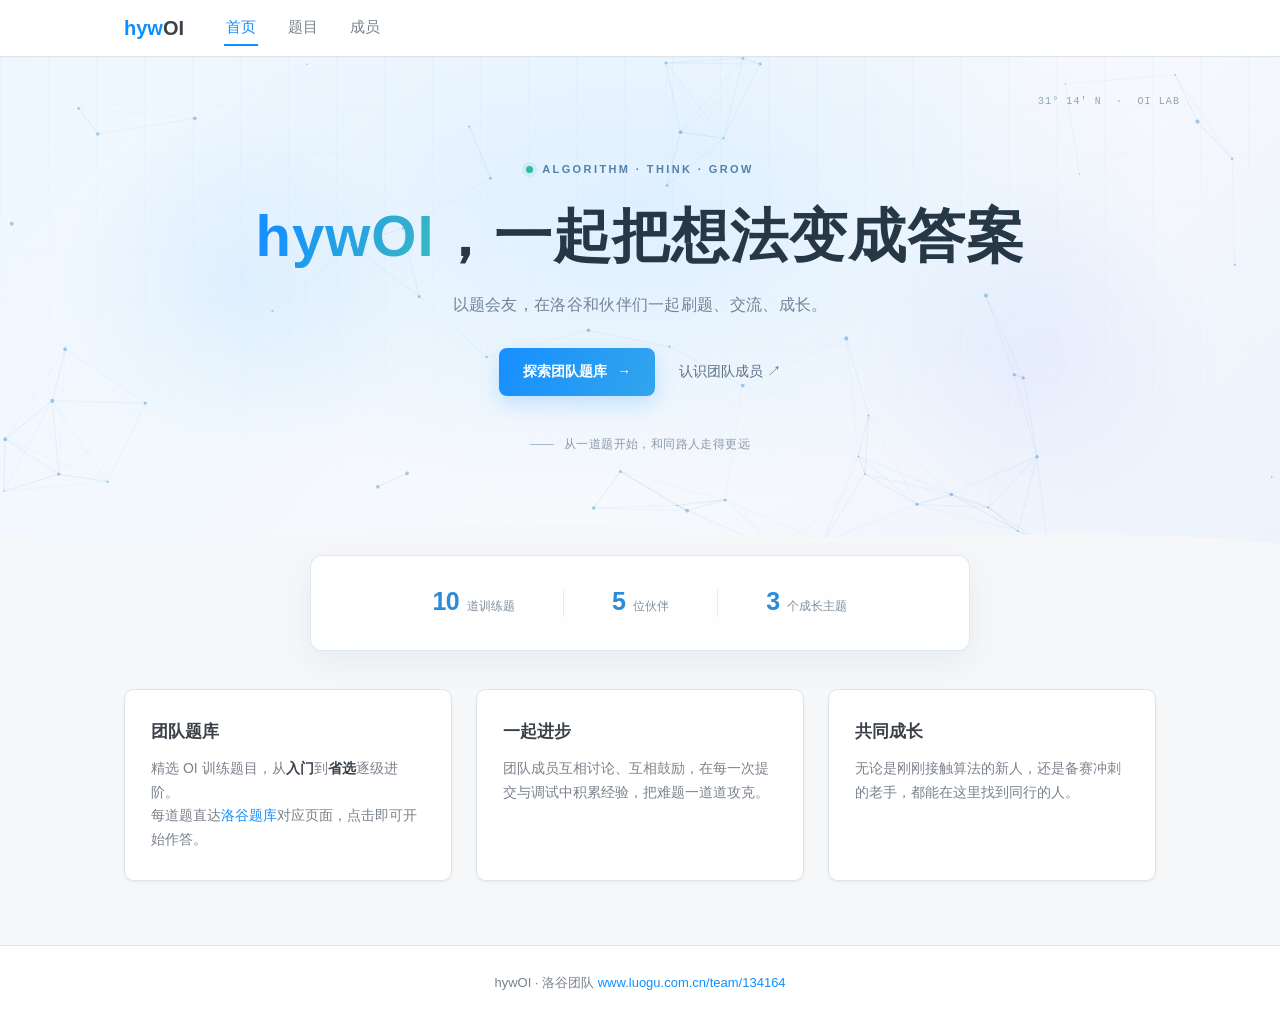
<file: index.html>
<!DOCTYPE html>
<html lang="zh-CN">
<head>
<meta charset="UTF-8">
<meta name="viewport" content="width=device-width, initial-scale=1.0">
<title>hywOI - 洛谷团队</title>
<link rel="stylesheet" href="style.css">
</head>
<body>

<nav>
  <div class="nav-inner">
    <a class="logo" href="index.html">hyw<span>OI</span></a>
    <div class="nav-links">
      <a href="index.html" class="active">首页</a>
      <a href="problems/index.html">题目</a>
      <a href="members/index.html">成员</a>
    </div>
  </div>
</nav>

<main>
  <section class="hero" aria-labelledby="hero-title">
    <canvas class="hero-canvas" aria-hidden="true"></canvas>
    <div class="hero-glow hero-glow-one" aria-hidden="true"></div>
    <div class="hero-glow hero-glow-two" aria-hidden="true"></div>
    <div class="hero-inner">
      <span class="hero-kicker"><span class="kicker-dot"></span> ALGORITHM · THINK · GROW</span>
      <h1 id="hero-title"><b>hywOI</b><span>，一起把想法变成答案</span></h1>
      <p>以题会友，在洛谷和伙伴们一起刷题、交流、成长。</p>
      <div class="hero-actions">
        <a class="go-btn" href="problems/index.html">探索团队题库 <span aria-hidden="true">→</span></a>
        <a class="hero-link" href="members/index.html">认识团队成员 <span aria-hidden="true">↗</span></a>
      </div>
      <div class="hero-note"><span class="note-line"></span> 从一道题开始，和同路人走得更远</div>
    </div>
    <div class="hero-coordinate" aria-hidden="true">31° 14′ N &nbsp;·&nbsp; OI LAB</div>
    <svg class="wave" viewBox="0 0 1440 80" preserveAspectRatio="none" aria-hidden="true">
      <path d="M0,40 C240,80 480,0 720,30 C960,60 1200,20 1440,50 L1440,80 L0,80 Z" fill="#f6f7f9"></path>
    </svg>
  </section>

  <section class="home-stats" aria-label="团队概览">
    <div class="stat-item"><strong id="stat-problems">0</strong><span>道训练题</span></div>
    <span class="stat-divider" aria-hidden="true"></span>
    <div class="stat-item"><strong id="stat-members">0</strong><span>位伙伴</span></div>
    <span class="stat-divider" aria-hidden="true"></span>
    <div class="stat-item"><strong id="stat-topics">0</strong><span>个成长主题</span></div>
  </section>

  <div class="intro" id="intro-cards"></div>
</main>

<footer>
  hywOI · 洛谷团队 <a href="https://www.luogu.com.cn/team/134164" target="_blank" rel="noopener">www.luogu.com.cn/team/134164</a>
</footer>

<script src="data.js"></script>
<script src="main.js"></script>
</body>
</html>
</file>
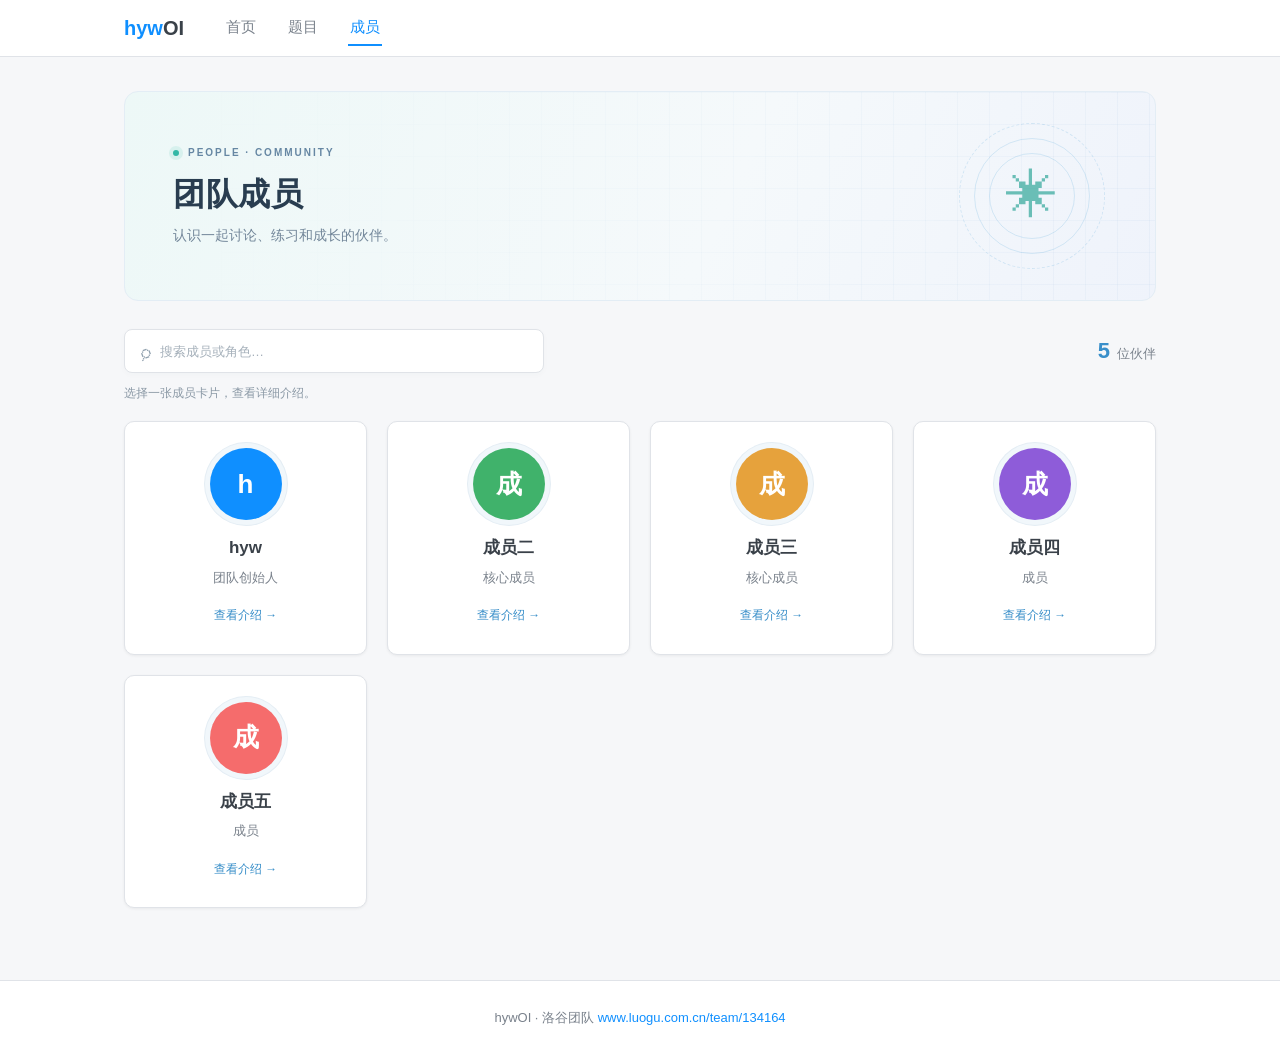
<file: members/index.html>
<!DOCTYPE html>
<html lang="zh-CN">
<head>
<meta charset="UTF-8">
<meta name="viewport" content="width=device-width, initial-scale=1.0">
<title>成员 - hywOI</title>
<link rel="stylesheet" href="../style.css">
</head>
<body>

<nav>
  <div class="nav-inner">
    <a class="logo" href="../index.html">hyw<span>OI</span></a>
    <div class="nav-links">
      <a href="../index.html">首页</a>
      <a href="../problems/index.html">题目</a>
      <a href="../members/index.html" class="active">成员</a>
    </div>
  </div>
</nav>

<!-- ═══════════ 成员 ═══════════ -->
<main class="section collection-section">
  <header class="page-banner member-banner">
    <div class="page-banner-copy">
      <span class="page-eyebrow"><span class="kicker-dot"></span> PEOPLE · COMMUNITY</span>
      <h1>团队成员</h1>
      <p>认识一起讨论、练习和成长的伙伴。</p>
    </div>
    <div class="page-emblem member-emblem" aria-hidden="true"><span>✳</span><i></i><i></i><i></i></div>
  </header>
  <div class="collection-toolbar">
    <label class="search-box">
      <span aria-hidden="true">⌕</span>
      <input id="member-search" type="search" aria-label="搜索成员或角色" placeholder="搜索成员或角色…" autocomplete="off">
    </label>
    <div class="collection-count"><strong id="member-count">0</strong><span>位伙伴</span></div>
  </div>
  <p class="collection-hint">选择一张成员卡片，查看详细介绍。</p>
  <div class="member-grid" id="member-grid" aria-live="polite"></div>
</main>

<!-- 成员详情弹窗 -->
<div class="modal-mask" id="modal-mask" aria-hidden="true" onclick="if(event.target===this)closeModal()">
  <div class="modal" role="dialog" aria-modal="true" aria-labelledby="m-name" aria-describedby="m-desc">
    <button class="close" type="button" aria-label="关闭成员详情" onclick="closeModal()">&times;</button>
    <div class="avatar" id="m-avatar"></div>
    <h3 id="m-name"></h3>
    <div class="m-role" id="m-role"></div>
    <div class="m-desc" id="m-desc"></div>
    <a class="m-link" id="m-link" target="_blank" rel="noopener">查看洛谷主页 →</a>
    <div style="text-align:center;color:#c9ced6;font-size:12px;margin-top:18px;" id="m-uid"></div>
  </div>
</div>

<footer>
  hywOI · 洛谷团队 <a href="https://www.luogu.com.cn/team/134164" target="_blank" rel="noopener">www.luogu.com.cn/team/134164</a>
</footer>

<script src="../data.js"></script>
<script src="../main.js"></script>
</body>
</html>
</file>
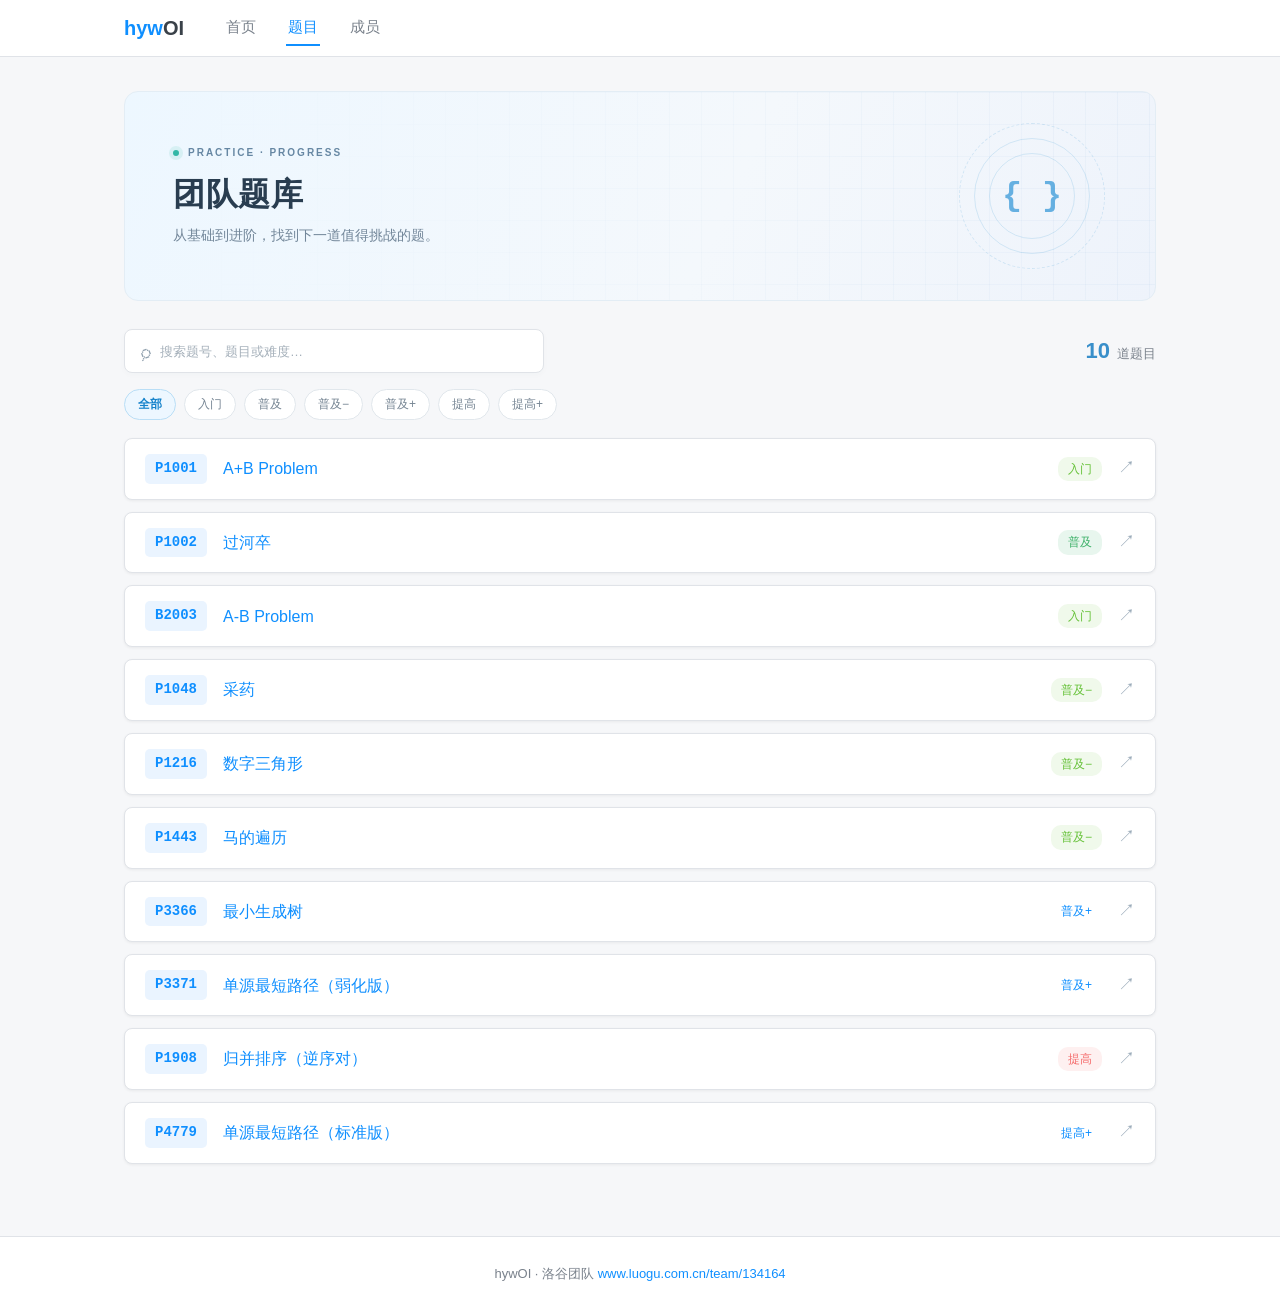
<file: problems/index.html>
<!DOCTYPE html>
<html lang="zh-CN">
<head>
<meta charset="UTF-8">
<meta name="viewport" content="width=device-width, initial-scale=1.0">
<title>题目 - hywOI</title>
<link rel="stylesheet" href="../style.css">
</head>
<body>

<nav>
  <div class="nav-inner">
    <a class="logo" href="../index.html">hyw<span>OI</span></a>
    <div class="nav-links">
      <a href="../index.html">首页</a>
      <a href="../problems/index.html" class="active">题目</a>
      <a href="../members/index.html">成员</a>
    </div>
  </div>
</nav>

<!-- ═══════════ 题目 ═══════════ -->
<main class="section collection-section">
  <header class="page-banner">
    <div class="page-banner-copy">
      <span class="page-eyebrow"><span class="kicker-dot"></span> PRACTICE · PROGRESS</span>
      <h1>团队题库</h1>
      <p>从基础到进阶，找到下一道值得挑战的题。</p>
    </div>
    <div class="page-emblem problem-emblem" aria-hidden="true"><span>{ }</span><i></i><i></i><i></i></div>
  </header>
  <div class="collection-toolbar">
    <label class="search-box">
      <span aria-hidden="true">⌕</span>
      <input id="problem-search" type="search" aria-label="搜索题号、题目或难度" placeholder="搜索题号、题目或难度…" autocomplete="off">
    </label>
    <div class="collection-count"><strong id="problem-count">0</strong><span>道题目</span></div>
  </div>
  <div class="difficulty-filters" id="difficulty-filters" role="group" aria-label="按难度筛选"></div>
  <div class="problem-list" id="problem-list" aria-live="polite"></div>
</main>

<footer>
  hywOI · 洛谷团队 <a href="https://www.luogu.com.cn/team/134164" target="_blank" rel="noopener">www.luogu.com.cn/team/134164</a>
</footer>

<script src="../data.js"></script>
<script src="../main.js"></script>
</body>
</html>
</file>
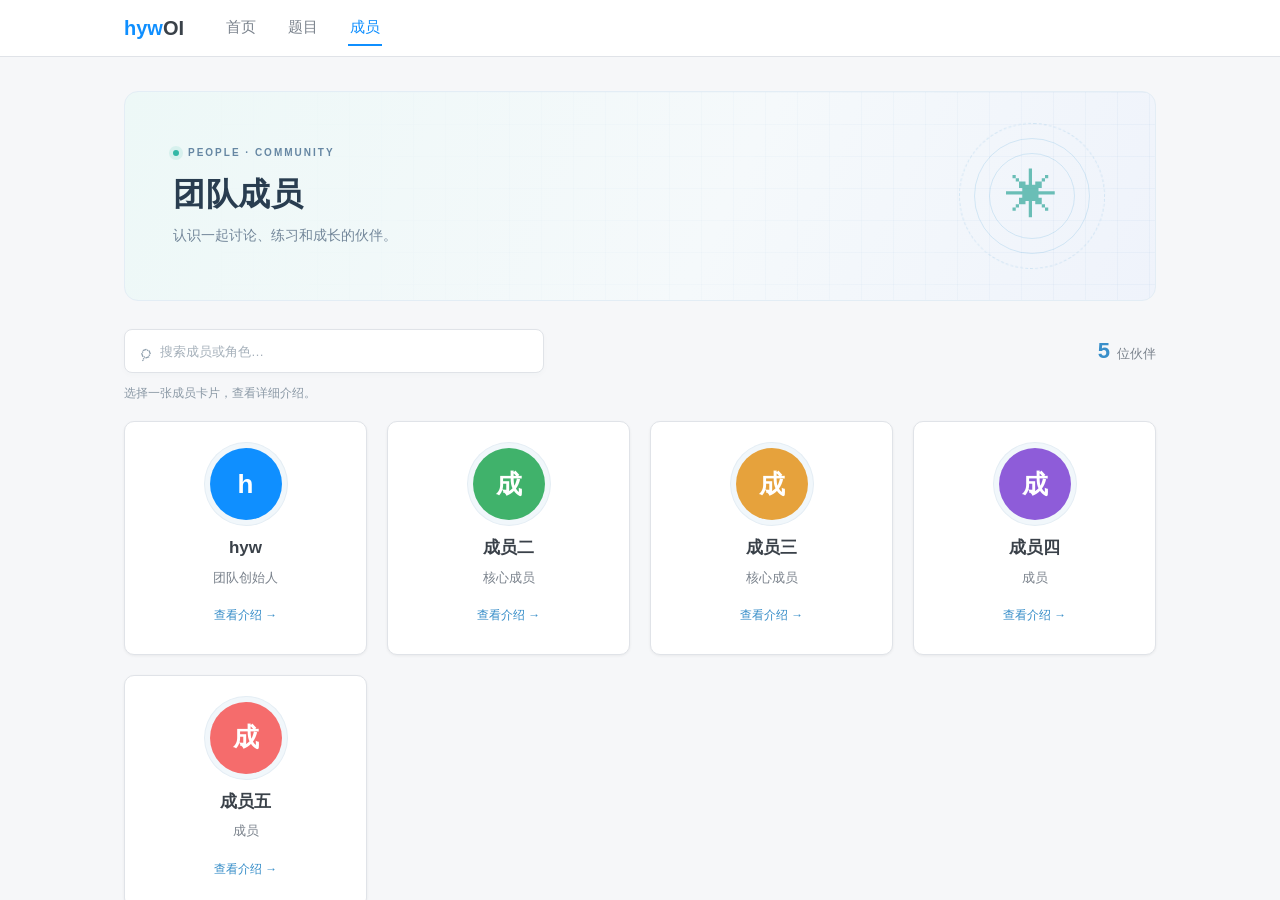
<file: members/members.html>
<!DOCTYPE html>
<html lang="zh-CN">
<head>
<meta charset="UTF-8">
<meta name="viewport" content="width=device-width, initial-scale=1.0">
<meta http-equiv="refresh" content="0; url=../members/index.html">
<title>成员 - hywOI</title>
</head>
<body>
<p>正在打开团队成员页面。如果页面没有自动跳转，请<a href="../members/index.html">点击这里</a>。</p>
</body>
</html>
</file>
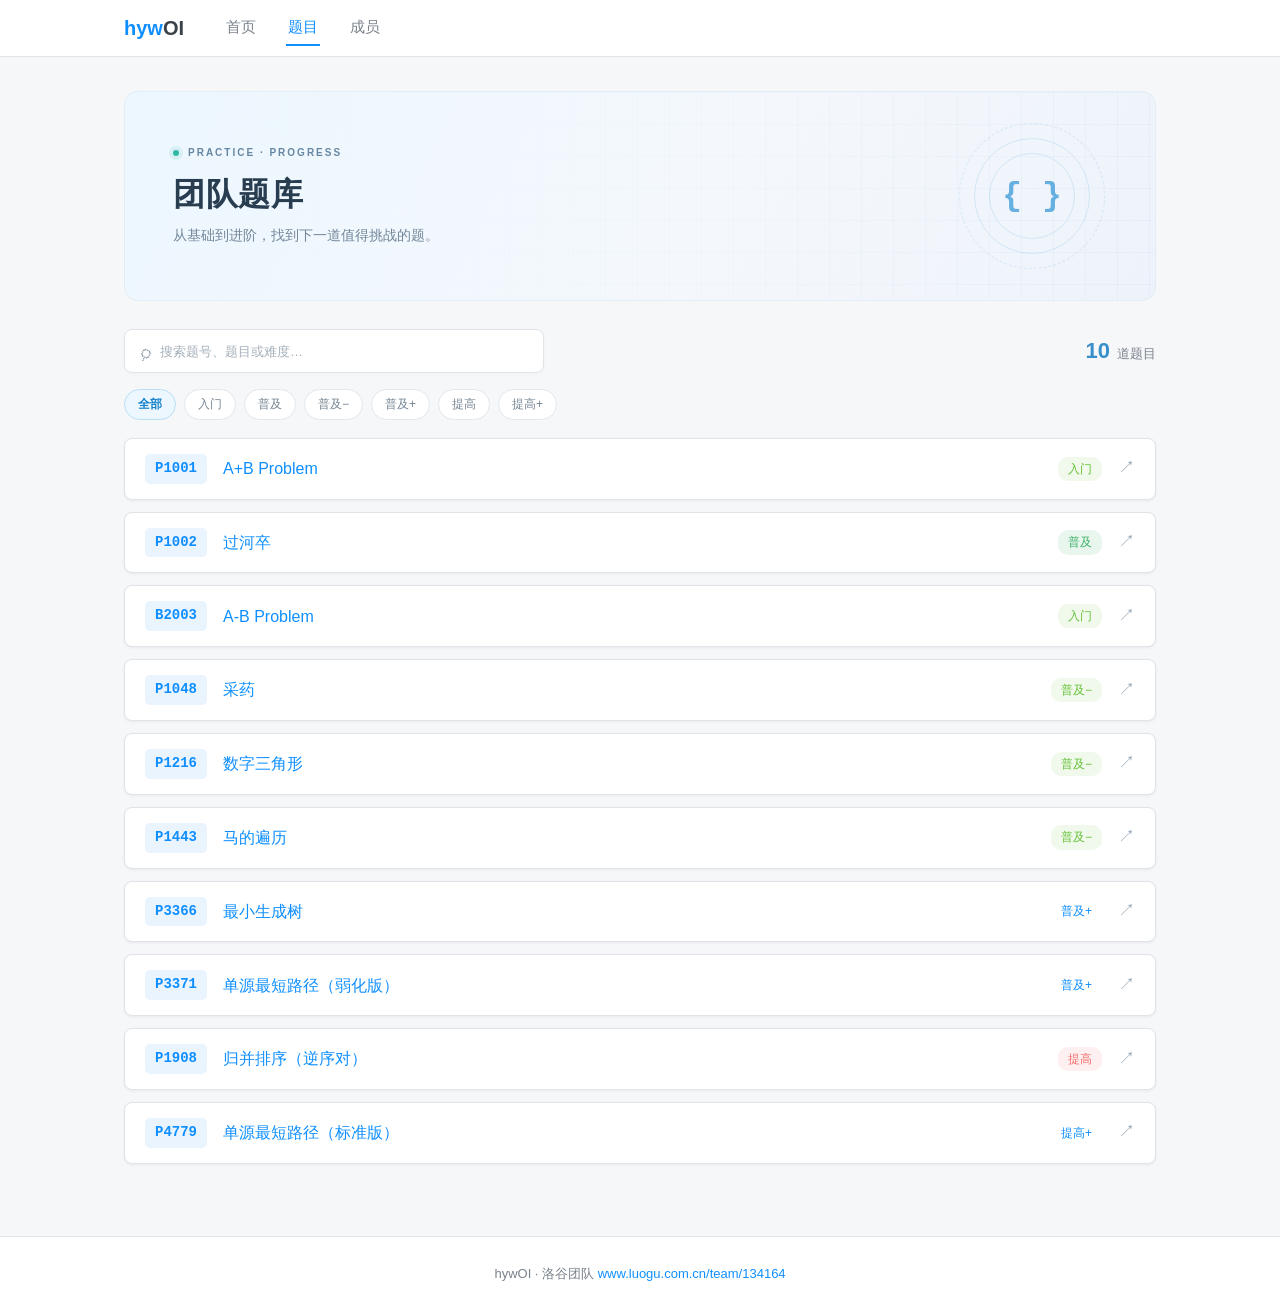
<file: problems/problems.html>
<!DOCTYPE html>
<html lang="zh-CN">
<head>
<meta charset="UTF-8">
<meta name="viewport" content="width=device-width, initial-scale=1.0">
<meta http-equiv="refresh" content="0; url=../problems/index.html">
<title>题目 - hywOI</title>
</head>
<body>
<p>正在打开团队题库。如果页面没有自动跳转，请<a href="../problems/index.html">点击这里</a>。</p>
</body>
</html>
</file>
<file: style.css>
:root{
  --bg:#f6f7f9;
  --card:#ffffff;
  --border:#e0e3e8;
  --text:#3a4149;
  --text-light:#7a828c;
  --blue:#0f8fff;
  --blue-dark:#0b76d1;
  --shadow:0 1px 3px rgba(0,0,0,.06);
}
*{margin:0;padding:0;box-sizing:border-box;}
body{
  font-family:-apple-system,"Segoe UI","PingFang SC","Microsoft YaHei",sans-serif;
  background:var(--bg);color:var(--text);line-height:1.7;
}
a{color:var(--blue);text-decoration:none;}
a:hover{color:var(--blue-dark);}

/* ── 导航栏 ── */
nav{
  position:sticky;top:0;z-index:100;
  background:#fff;border-bottom:1px solid var(--border);
}
.nav-inner{
  max-width:1080px;margin:0 auto;padding:0 24px;
  display:flex;align-items:center;height:56px;gap:40px;
}
.logo{font-size:20px;font-weight:700;color:var(--blue);cursor:pointer;}
.logo span{color:var(--text);}
.logo b{color:var(--text);font-weight:700;}
.nav-links{display:flex;gap:28px;flex:1;}
.nav-links a{color:var(--text-light);font-size:15px;padding:4px 2px;border-bottom:2px solid transparent;}
.nav-links a.active{color:var(--blue);border-bottom-color:var(--blue);}
.nav-links a:hover{color:var(--blue);}

/* ── 首页 ── */
.hero{
  position:relative;
  min-height:510px;
  background:
    radial-gradient(ellipse at 50% 30%,rgba(220,239,255,.92),transparent 58%),
    linear-gradient(135deg,#eef7ff 0%,#f7f9fc 58%,#edf3fc 100%);
  overflow:hidden;
  display:flex;align-items:center;justify-content:center;
}
.hero::after{
  content:"";position:absolute;inset:0;pointer-events:none;z-index:1;
  background-image:linear-gradient(rgba(55,125,190,.035) 1px,transparent 1px),linear-gradient(90deg,rgba(55,125,190,.035) 1px,transparent 1px);
  background-size:48px 48px;
  mask-image:linear-gradient(to bottom,rgba(0,0,0,.8),transparent 88%);
}
.hero-canvas{position:absolute;inset:0;width:100%;height:100%;z-index:0;}
.hero-glow{
  position:absolute;width:380px;height:380px;border-radius:50%;filter:blur(2px);
  pointer-events:none;z-index:0;opacity:.65;animation:glow-drift 12s ease-in-out infinite alternate;
}
.hero-glow-one{left:4%;top:8%;background:radial-gradient(circle,rgba(107,190,255,.19),transparent 68%);}
.hero-glow-two{right:4%;bottom:4%;background:radial-gradient(circle,rgba(119,143,255,.14),transparent 68%);animation-delay:-6s;}
.hero-inner{text-align:center;position:relative;z-index:2;padding:64px 24px 80px;max-width:900px;}
.hero-kicker{
  display:inline-flex;align-items:center;gap:9px;margin-bottom:20px;
  color:#5281ac;font-size:11px;font-weight:700;letter-spacing:2.4px;
}
.kicker-dot{width:7px;height:7px;border-radius:50%;background:#32b8a6;box-shadow:0 0 0 4px rgba(50,184,166,.12);}
.hero h1{
  font-size:clamp(34px,5.2vw,58px);font-weight:750;color:#263746;
  letter-spacing:1px;line-height:1.28;margin-bottom:18px;
}
.hero h1 b{
  color:var(--blue);font-weight:750;
  background:linear-gradient(110deg,#168fff 10%,#36b4c8 90%);
  -webkit-background-clip:text;background-clip:text;-webkit-text-fill-color:transparent;
}
.hero h1 span{display:inline;}
.hero p{font-size:16px;color:#718397;letter-spacing:.3px;}
.hero-actions{display:flex;align-items:center;justify-content:center;gap:24px;margin-top:30px;}
.hero .go-btn{
  display:inline-flex;align-items:center;gap:10px;padding:12px 24px;
  background:linear-gradient(110deg,#168fff,#32a5ec);color:#fff;border-radius:8px;font-size:14px;font-weight:600;
  box-shadow:0 8px 20px rgba(15,143,255,.2);transition:transform .2s,box-shadow .2s,background .2s;
}
.hero .go-btn:hover{background:linear-gradient(110deg,#0b76d1,#218bcf);color:#fff;transform:translateY(-2px);box-shadow:0 12px 24px rgba(15,143,255,.26);}
.hero-link{font-size:14px;color:#5e7183;transition:color .2s;}
.hero-link:hover{color:var(--blue-dark);}
.hero-note{display:flex;align-items:center;justify-content:center;gap:10px;margin-top:38px;color:#8a9aaa;font-size:12px;letter-spacing:.4px;}
.note-line{width:24px;height:1px;background:#a7bacb;}
.hero-coordinate{position:absolute;right:max(28px,calc((100vw - 1080px)/2));top:38px;z-index:2;color:#8fa4b6;font:10px/1.4 Consolas,monospace;letter-spacing:1.1px;}
.hero svg.wave{position:absolute;bottom:-1px;left:0;width:100%;height:64px;z-index:2;}

.home-stats{
  position:relative;z-index:3;display:flex;align-items:center;justify-content:center;gap:48px;
  width:min(660px,calc(100% - 40px));min-height:96px;margin:-12px auto 0;padding:16px 24px;
  background:rgba(255,255,255,.88);border:1px solid rgba(218,228,237,.85);border-radius:12px;
  box-shadow:0 12px 32px rgba(55,92,125,.07);backdrop-filter:blur(14px);
}
.stat-item{display:flex;align-items:baseline;gap:8px;white-space:nowrap;}
.stat-item strong{font-size:25px;line-height:1;font-weight:700;color:#2b8cd7;letter-spacing:-.7px;}
.stat-item span{font-size:12px;color:#7e8d9b;}
.stat-divider{width:1px;height:28px;background:#e6edf2;}

.intro{
  max-width:1080px;margin:0 auto;padding:38px 24px 64px;
  display:grid;grid-template-columns:repeat(3,1fr);gap:24px;
}
.intro-card{
  background:var(--card);border:1px solid var(--border);border-radius:10px;
  padding:28px 26px;box-shadow:var(--shadow);
}
.intro-card h3{font-size:17px;margin-bottom:10px;color:var(--text);}
.intro-card p{font-size:14px;color:var(--text-light);}
/* Markdown 渲染出的介绍内容 */
.intro-md{font-size:14px;color:var(--text-light);}
.intro-md p{margin:0 0 8px;}
.intro-md p:last-child{margin-bottom:0;}
.intro-md h3{font-size:16px;color:var(--text);margin:4px 0 8px;}
.intro-md h4{font-size:14px;color:var(--text);margin:4px 0 8px;}
.intro-md ul{margin:0 0 8px;padding-left:20px;}
.intro-md a{color:var(--blue);}
.intro-md code{
  font-family:Consolas,monospace;font-size:13px;
  background:#eef1f6;border-radius:4px;padding:1px 5px;color:var(--text);
}
.intro-md strong{color:var(--text);}

/* ── 通用区块 ── */
.section{max-width:1080px;margin:0 auto;padding:40px 24px 72px;}
.section h2{font-size:24px;margin-bottom:6px;}
.section .sub{color:var(--text-light);font-size:14px;margin-bottom:28px;}

/* ── 题目与成员页面 ── */
.collection-section{padding-top:34px;}
.page-banner{
  min-height:210px;position:relative;overflow:hidden;display:flex;align-items:center;
  justify-content:space-between;padding:34px 48px;margin-bottom:28px;
  background:linear-gradient(115deg,#edf7ff 0%,#f4f8fc 58%,#eef3fb 100%);
  border:1px solid #e3edf5;border-radius:14px;
}
.page-banner::before{
  content:"";position:absolute;inset:0;pointer-events:none;
  background-image:linear-gradient(rgba(55,125,190,.045) 1px,transparent 1px),linear-gradient(90deg,rgba(55,125,190,.045) 1px,transparent 1px);
  background-size:32px 32px;mask-image:linear-gradient(90deg,transparent 5%,#000 100%);
}
.page-banner-copy{position:relative;z-index:1;}
.page-eyebrow{display:flex;align-items:center;gap:9px;color:#6687a3;font-size:10px;font-weight:700;letter-spacing:2px;}
.page-eyebrow .kicker-dot{width:6px;height:6px;}
.page-banner h1{margin-top:13px;font-size:32px;line-height:1.3;letter-spacing:.5px;color:#293d50;}
.page-banner p{margin-top:8px;font-size:14px;color:#73879a;}
.member-banner{background:linear-gradient(115deg,#edf8f7 0%,#f5f9fb 58%,#eff3fb 100%);}
.page-emblem{position:relative;z-index:1;width:150px;height:130px;display:grid;place-items:center;color:#3296d8;}
.page-emblem span{font:700 33px/1 Consolas,monospace;opacity:.72;}
.member-emblem{color:#37a99c;}
.member-emblem span{font:400 52px/1 sans-serif;}
.page-emblem i{position:absolute;width:60px;height:60px;border:1px solid rgba(51,146,209,.17);border-radius:50%;}
.page-emblem i:nth-of-type(1){width:86px;height:86px;}
.page-emblem i:nth-of-type(2){width:116px;height:116px;}
.page-emblem i:nth-of-type(3){width:146px;height:146px;border-style:dashed;animation:orbit-turn 32s linear infinite;}
.collection-toolbar{display:flex;align-items:center;justify-content:space-between;gap:20px;margin-bottom:16px;}
.search-box{
  display:flex;align-items:center;gap:10px;width:min(420px,100%);height:44px;padding:0 14px;
  color:#90a0ae;background:#fff;border:1px solid var(--border);border-radius:8px;
  box-shadow:0 2px 6px rgba(34,65,90,.025);transition:border-color .18s,box-shadow .18s;
}
.search-box:focus-within{border-color:#87c5f1;box-shadow:0 0 0 3px rgba(15,143,255,.09);}
.search-box>span{font-size:21px;line-height:1;transform:rotate(-20deg);}
.search-box input{width:100%;height:100%;min-width:0;border:0;outline:0;background:transparent;color:var(--text);font:inherit;font-size:13px;}
.search-box input::placeholder{color:#a5b0ba;}
.search-box input::-webkit-search-cancel-button{cursor:pointer;}
.collection-count{display:flex;align-items:baseline;gap:7px;white-space:nowrap;color:var(--text-light);font-size:13px;}
.collection-count strong{font-size:22px;color:#398fca;font-weight:700;}
.difficulty-filters{display:flex;flex-wrap:wrap;gap:8px;margin:0 0 18px;}
.filter-chip{
  padding:6px 13px;border:1px solid #e1e7ec;border-radius:18px;background:#fff;
  color:#778694;font:inherit;font-size:12px;line-height:1.4;cursor:pointer;
  transition:color .18s,border-color .18s,background .18s;
}
.filter-chip:hover{border-color:#a8d1ed;color:#348ac2;}
.filter-chip[aria-pressed="true"]{border-color:#b9def6;background:#edf7ff;color:#1683cb;font-weight:600;}
.collection-hint{margin:-6px 0 18px;color:#8a98a5;font-size:12px;}

/* ── 题目列表 ── */
.problem-list{display:flex;flex-direction:column;gap:12px;}
.problem-item{
  display:flex;align-items:center;gap:16px;
  background:var(--card);border:1px solid var(--border);border-radius:8px;
  padding:15px 20px;box-shadow:var(--shadow);
  transition:transform .15s,box-shadow .15s,border-color .15s;
}
.problem-item:hover{transform:translateY(-2px);border-color:#cfe4f3;box-shadow:0 6px 16px rgba(39,94,135,.08);}
.problem-item:focus-visible,.member-card:focus-visible{outline:3px solid rgba(15,143,255,.3);outline-offset:3px;}
.pid{
  font-family:Consolas,monospace;font-weight:700;color:var(--blue);
  background:#eaf4ff;padding:3px 10px;border-radius:5px;font-size:14px;white-space:nowrap;
}
.problem-item .p-title{flex:1;font-size:16px;}
.problem-arrow{color:#9aabb9;font-size:17px;transition:transform .15s,color .15s;}
.problem-item:hover .problem-arrow{color:var(--blue);transform:translate(2px,-2px);}
.difficulty{font-size:12px;padding:2px 10px;border-radius:10px;white-space:nowrap;}
.diff-入门{background:#f0f9eb;color:#67c23a;}
.diff-普及−{background:#f0f9eb;color:#67c23a;}
.diff-普及{background:#e8f6ee;color:#40b26b;}
.diff-普及+{background:#fdf6ec;color:#e6a23c;}
.diff-提高{background:#fef0f0;color:#f56c6c;}
.diff-提高+{background:#fef0f0;color:#e05c5c;}
.diff-省选{background:#f4f0fb;color:#8e5cd9;}
.diff-NOI{background:#f4f0fb;color:#7c3fd4;}

/* ── 成员 ── */
.member-grid{display:grid;grid-template-columns:repeat(auto-fill,minmax(200px,1fr));gap:20px;}
.member-card{
  width:100%;font:inherit;color:inherit;
  background:var(--card);border:1px solid var(--border);border-radius:10px;
  padding:26px 20px;text-align:center;cursor:pointer;box-shadow:var(--shadow);
  transition:transform .18s,box-shadow .18s,border-color .18s;
}
.member-card:hover{transform:translateY(-3px);border-color:#d0e4f2;box-shadow:0 8px 20px rgba(39,94,135,.09);}
.avatar{
  width:72px;height:72px;border-radius:50%;margin:0 auto 14px;
  display:flex;align-items:center;justify-content:center;
  color:#fff;font-size:26px;font-weight:700;box-shadow:0 0 0 5px #f1f7fb,0 0 0 6px #e4edf4;
}
.member-card .m-name{display:block;font-size:17px;font-weight:600;}
.member-card .m-role{display:block;font-size:13px;color:var(--text-light);margin-top:4px;}
.member-card .m-card-hint{display:inline-block;margin-top:16px;color:#368dc8;font-size:12px;}
.empty-state{
  padding:38px 20px;text-align:center;color:#8a98a5;background:#fff;
  border:1px dashed #dce5eb;border-radius:10px;font-size:14px;
}

/* ── 成员详情弹窗 ── */
.modal-mask{
  position:fixed;inset:0;background:rgba(28,44,58,.42);backdrop-filter:blur(4px);z-index:200;
  display:none;align-items:center;justify-content:center;
  padding:20px;
}
.modal-mask.open{display:flex;}
.modal{
  background:#fff;border:1px solid rgba(255,255,255,.7);border-radius:14px;width:min(480px,100%);
  max-height:calc(100vh - 40px);overflow-y:auto;padding:36px 34px;position:relative;
  box-shadow:0 18px 56px rgba(22,42,60,.2);animation:modal-enter .18s ease-out;
}
.modal .close{
  position:absolute;top:12px;right:14px;width:36px;height:36px;display:grid;place-items:center;
  font-size:23px;line-height:1;color:var(--text-light);
  cursor:pointer;background:none;border:none;
}
.modal .close:hover{color:var(--text);}
.modal .close:focus-visible{outline:2px solid var(--blue);outline-offset:2px;border-radius:6px;}
.modal .avatar{margin-bottom:16px;}
.modal h3{font-size:20px;text-align:center;}
.modal .m-role{text-align:center;color:var(--text-light);font-size:14px;margin-bottom:16px;}
.modal .m-desc{font-size:14px;color:var(--text);white-space:pre-line;}
.modal .m-link{display:block;text-align:center;margin-top:18px;font-size:14px;}

footer{
  text-align:center;padding:26px;color:var(--text-light);font-size:13px;
  border-top:1px solid var(--border);background:#fff;
}
footer a{color:var(--blue);}

@media(max-width:720px){
  .intro{grid-template-columns:1fr;}
  .hero{min-height:480px;}
  .hero-inner{padding:60px 20px 76px;}
  .hero h1{font-size:clamp(32px,8vw,42px);}
  .hero h1 span{display:block;margin-top:5px;}
  .hero-coordinate{top:22px;right:20px;font-size:9px;}
  .hero-note{margin-top:30px;}
  .home-stats{gap:20px;min-height:84px;padding:14px 12px;}
  .stat-item{flex-direction:column;align-items:center;gap:4px;}
  .stat-item strong{font-size:22px;}
  .stat-item span{font-size:11px;}
  .stat-divider{height:24px;}
  .nav-inner{gap:16px;}
  .nav-links{gap:16px;}
  .collection-section{padding-top:24px;padding-bottom:48px;}
  .page-banner{min-height:180px;padding:28px 24px;margin-bottom:22px;}
  .page-banner h1{font-size:27px;}
  .page-banner p{max-width:260px;font-size:13px;}
  .page-emblem{width:104px;height:100px;margin-right:-10px;}
  .page-emblem i:nth-of-type(1){width:54px;height:54px;}
  .page-emblem i:nth-of-type(2){width:78px;height:78px;}
  .page-emblem i:nth-of-type(3){width:100px;height:100px;}
  .collection-toolbar{gap:12px;}
  .search-box{height:42px;}
  .collection-count{gap:4px;font-size:11px;}
  .collection-count strong{font-size:20px;}
  .problem-item{gap:10px;padding:13px 12px;}
  .problem-item .p-title{font-size:14px;}
  .pid{padding:3px 7px;font-size:12px;}
  .difficulty{padding:2px 8px;font-size:11px;}
  .member-grid{grid-template-columns:repeat(auto-fill,minmax(150px,1fr));gap:14px;}
  .member-card{padding:22px 14px;}
  .modal{padding:34px 24px 28px;}
}

@keyframes glow-drift{
  from{transform:translate3d(-12px,-8px,0) scale(.96);}
  to{transform:translate3d(20px,12px,0) scale(1.05);}
}
@keyframes orbit-turn{to{transform:rotate(360deg);}}
@keyframes modal-enter{from{opacity:0;transform:translateY(8px) scale(.985);}to{opacity:1;transform:translateY(0) scale(1);}}

@media(prefers-reduced-motion:reduce){
  *,*::before,*::after{scroll-behavior:auto!important;animation-duration:.01ms!important;animation-iteration-count:1!important;transition-duration:.01ms!important;}
}
</file>
